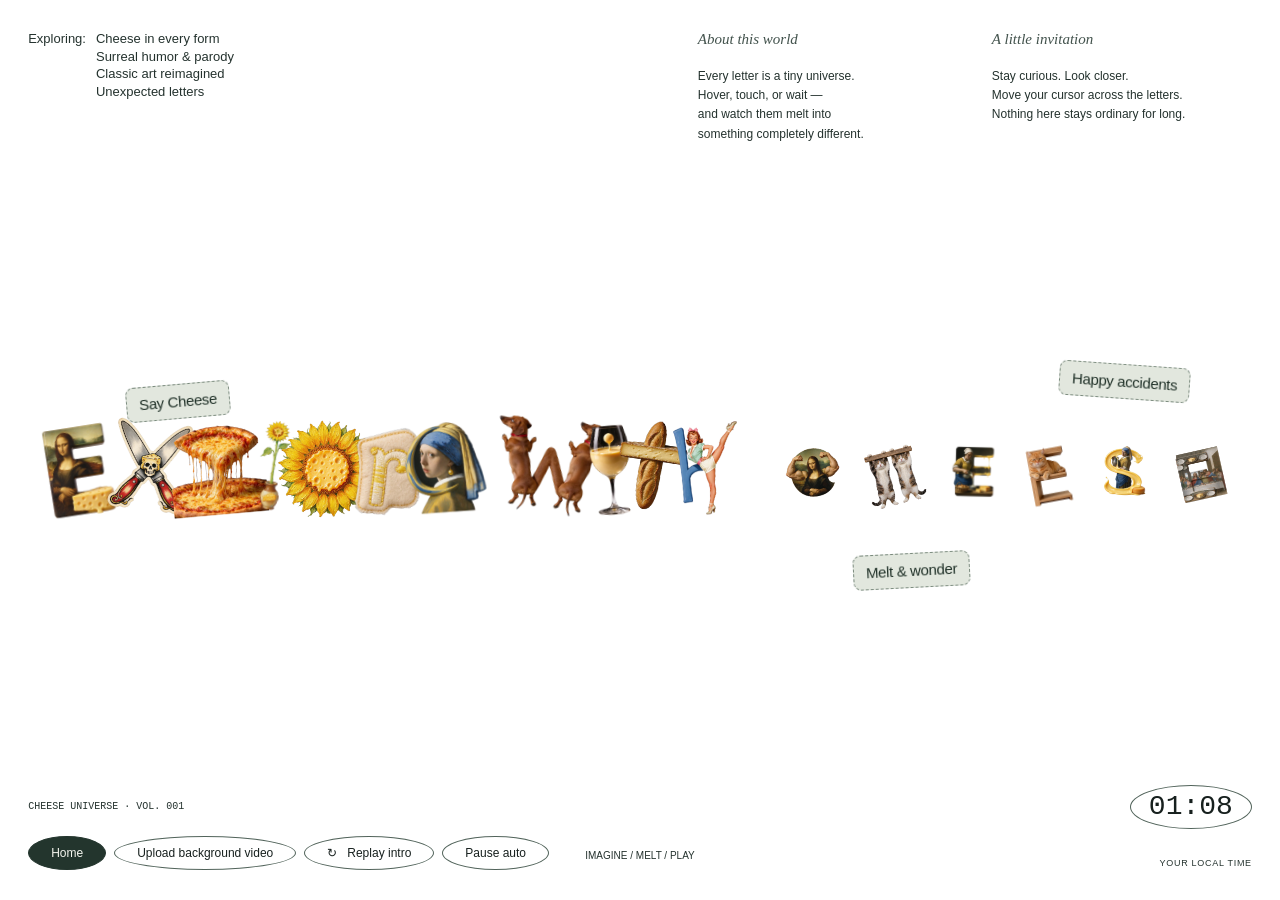
<file: explore-with-CHEESE/index.html>
<!doctype html><html lang="en"><head><meta charset="utf-8"><meta name="viewport" content="width=device-width,initial-scale=1"><title>Explore with CHEESE — Interactive Letter Art</title><meta name="description" content="An interactive hero where every letter of 'Explore with CHEESE' transforms into a unique classic-art-parody, cheese-themed image on hover. 31 hand-crafted assets across 17 character positions."><link rel="stylesheet" href="style.css"></head><body>
<video id="background-video" muted loop playsinline aria-hidden="true"></video><div class="video-shade" aria-hidden="true"></div>
<header class="editorial-top"><div class="focus-block"><span class="small-label">Exploring:</span><p>Cheese in every form<br>Surreal humor &amp; parody<br>Classic art reimagined<br>Unexpected letters</p></div><div class="about-block"><h2>About this world</h2><p>Every letter is a tiny universe.<br>Hover, touch, or wait —<br>and watch them melt into<br>something completely different.</p></div><div class="note-block"><h2>A little invitation</h2><p>Stay curious. Look closer.<br>Move your cursor across the letters.<br>Nothing here stays ordinary for long.</p></div></header>
<main class="editorial-hero"><h1 aria-label="Explore with CHEESE"><span id="words" class="words" aria-hidden="true"></span></h1><span class="floating-tag tag-one">Say Cheese</span><span class="floating-tag tag-two">Happy accidents</span><span class="floating-tag tag-three">Melt &amp; wonder</span></main>
<footer class="editorial-bottom"><div class="bottom-left"><p class="folio-note">CHEESE UNIVERSE · VOL. 001</p><div class="controls"><span class="home-pill">Home</span><button id="upload-video" type="button">Upload background video</button><button id="remove-video" type="button" hidden>Remove video</button><input id="video-file" type="file" accept="video/*" hidden><button id="replay" disabled>↻ &nbsp; Replay intro</button><button id="pause" disabled aria-pressed="false">Pause auto</button></div></div><span class="bottom-middle">IMAGINE / MELT / PLAY</span><div class="bottom-right"><time id="local-clock" aria-label="local time">--:--</time><span>YOUR LOCAL TIME</span></div></footer><p id="status" class="hint" role="status">Preparing letter images…</p><script src="config.js"></script><script src="app.js"></script></body></html>
</file>
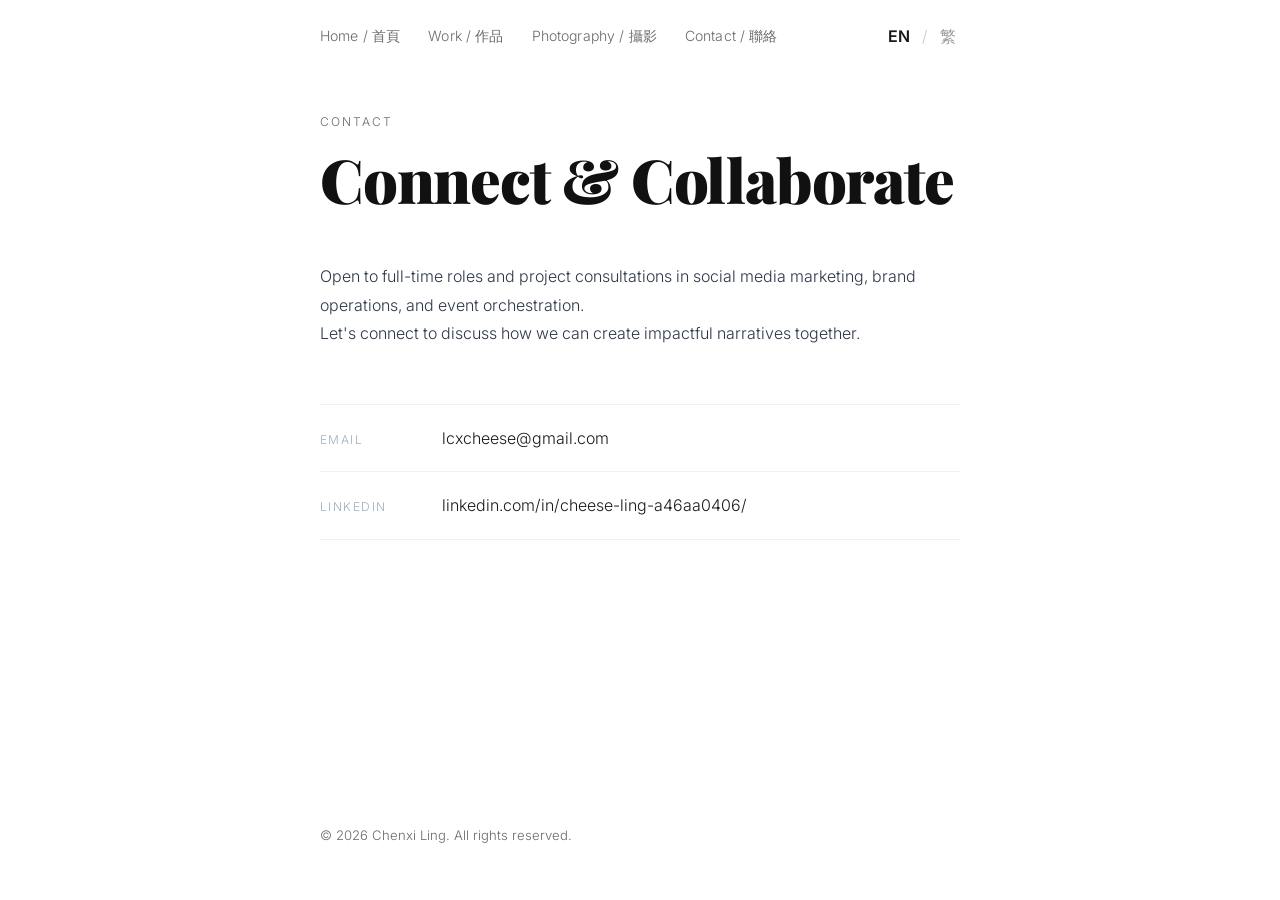
<file: contact.html>
<!DOCTYPE html>
<html lang="en">
<head>
  <meta charset="UTF-8">
  <meta name="viewport" content="width=device-width, initial-scale=1.0">
  <title>Contact | XXX</title>
  <link rel="stylesheet" href="style.css">
</head>
<body>
  <header class="site-header">
    <div class="header-inner">
      <nav class="nav" aria-label="Primary">
        <a href="index.html">Home / 首頁</a>
        <a href="work.html">Work / 作品</a>
        <a href="photography.html">Photography / 攝影</a>
        <a href="contact.html">Contact / 聯絡</a>
      </nav>
      <div class="lang-switch" role="group" aria-label="Language">
        <button class="lang-btn is-active" type="button" data-set-lang="en">EN</button>
        <span class="lang-divider" aria-hidden="true">/</span>
        <button class="lang-btn" type="button" data-set-lang="zh">繁</button>
      </div>
    </div>
  </header>

  <main class="page">
    <p class="kicker">Contact</p>
    <h1>
      <span class="lang-en">Connect &amp; Collaborate</span>
      <span class="lang-zh">聯絡與合作</span>
    </h1>

    <section class="contact-section">
      <p class="contact-intro">
        <span class="lang-en">
          Open to full-time roles and project consultations in social media marketing, brand operations, and event orchestration.<br>
          Let's connect to discuss how we can create impactful narratives together.
        </span>
        <span class="lang-zh">
          目前積極尋求社交媒體運營、品牌策劃、活動統籌等全職機會。<br>
          不論是完整的職涯聊聊，或是品牌專案合作，皆歡迎隨時與我聯繫。
        </span>
      </p>

      <ul class="contact-list">
        <li>
          <span class="contact-label">Email</span>
          <a href="mailto:lcxcheese@gmail.com">lcxcheese@gmail.com</a>
        </li>
        <li>
          <span class="contact-label">LinkedIn</span>
          <a href="https://linkedin.com/in/cheese-ling-a46aa0406/" target="_blank" rel="noopener">linkedin.com/in/cheese-ling-a46aa0406/</a>
        </li>
      </ul>
    </section>
  </main>

  <footer class="site-footer">
    <p>© 2026 Chenxi Ling. All rights reserved.</p>
  </footer>

  <script src="script.js"></script>
</body>
</html>
</file>
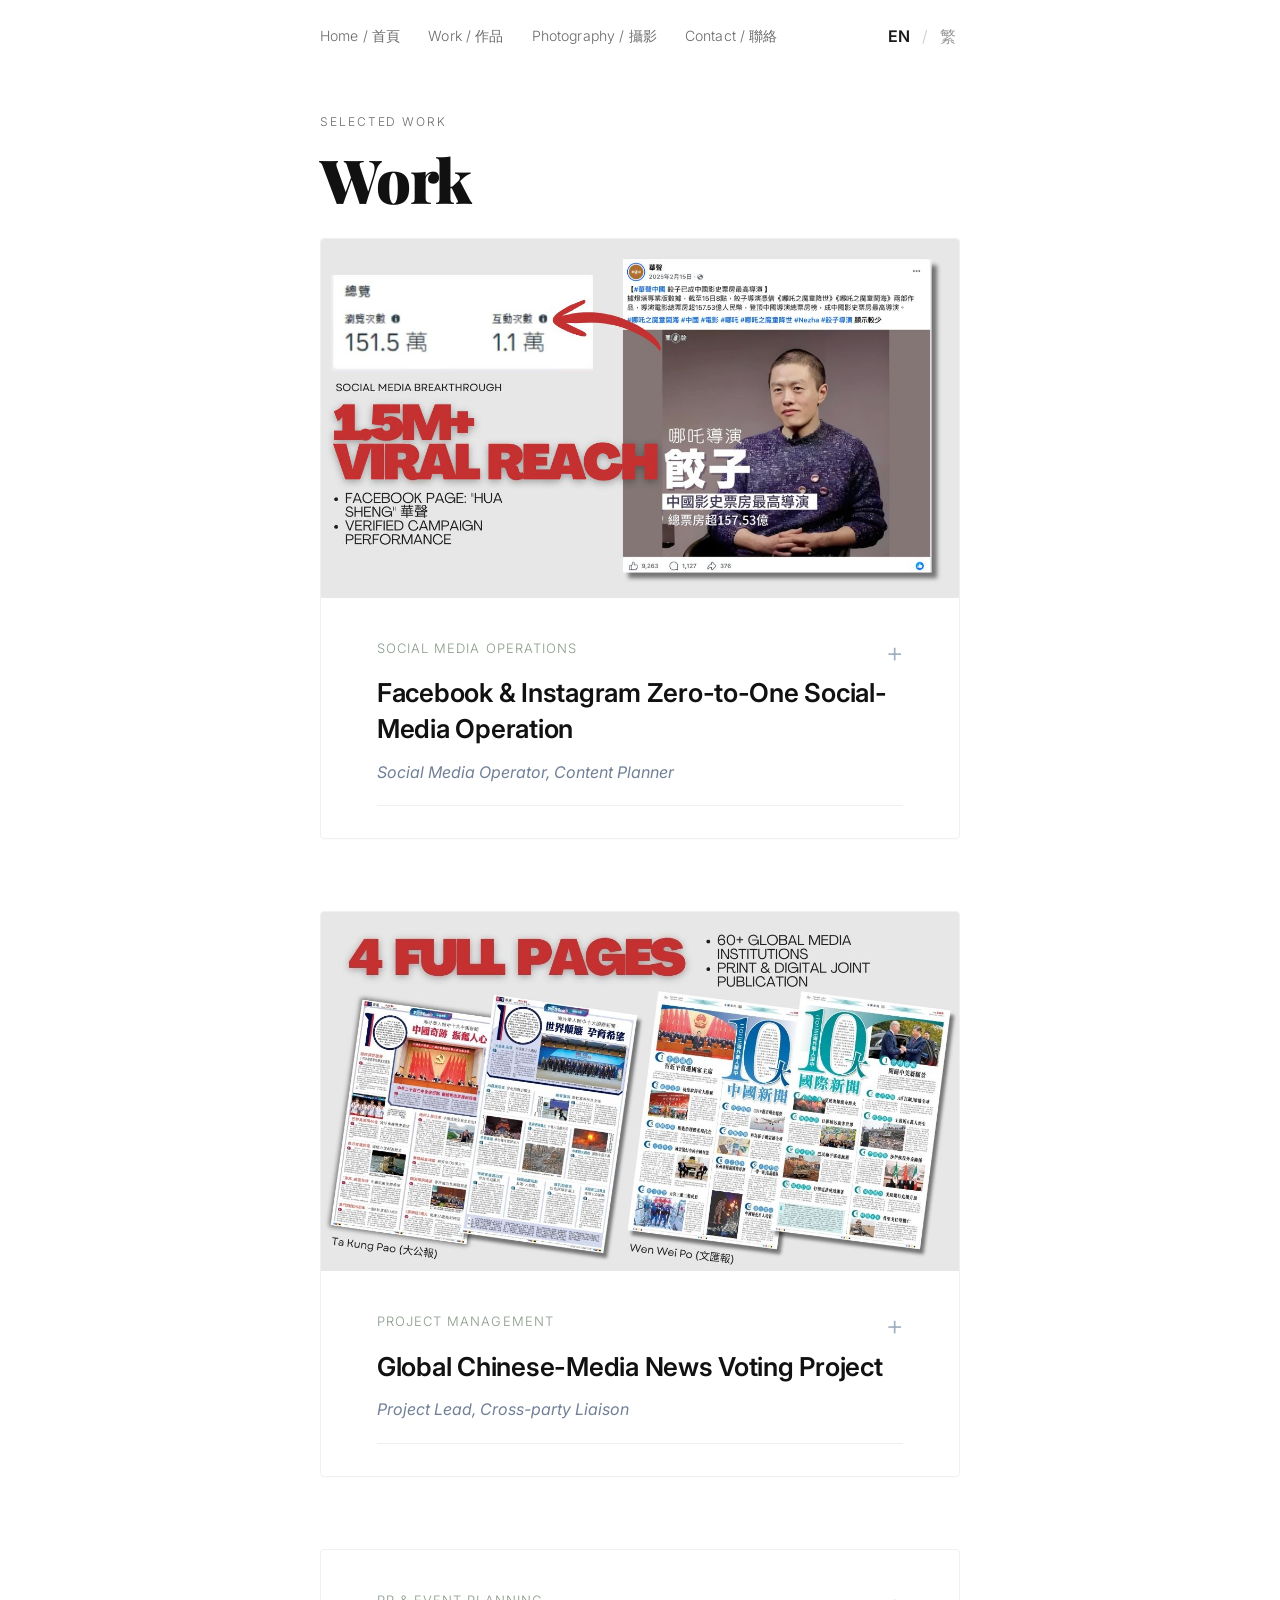
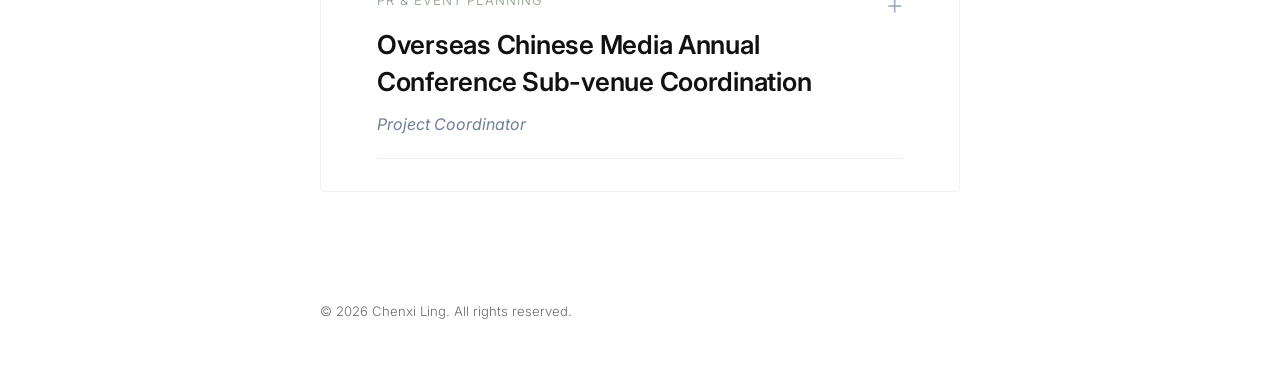
<file: work.html>
<!DOCTYPE html>
<html lang="en">
<head>
  <meta charset="UTF-8">
  <meta name="viewport" content="width=device-width, initial-scale=1.0">
  <title>Work | XXX</title>
  <link rel="stylesheet" href="style.css">
  <style>
    .project-card { background: #fff; border: 1px solid #eef0f2; padding: 0; margin-bottom: 72px; }
    .project-cover { cursor: pointer; position: relative; }
    .project-cover img { width: 100%; display: block; aspect-ratio: 16/9; object-fit: cover; }
    .project-header { padding: 40px 56px 32px; position: relative; }
    .project-header .kicker { font-size: 13px; color: #8a9a8a; text-transform: uppercase; margin: 0 0 16px; }
    .project-header h3 { color: #111; font-size: 26px; font-weight: 600; margin: 0 0 12px; }
    .project-header h4 { color: #718096; font-style: italic; font-weight: 400; font-size: 16px; margin: 0; padding-bottom: 20px; border-bottom: 1px solid #eef0f2; }
    .project-toggle { position: absolute; top: 40px; right: 56px; font-size: 28px; color: #a0aec0; line-height: 1; transition: transform 0.3s ease; }
    .project-card.is-open .project-toggle { transform: rotate(45deg); color: #1a1a1a; }
    .project-details { display: none; padding: 0 56px 56px; }
    .project-card.is-open .project-details { display: block; }
    .project-details strong { background-image: linear-gradient(180deg, rgba(255,255,255,0) 65%, #f7e1a0 65%); }
  </style>
</head>
<script>
  document.addEventListener('DOMContentLoaded', function () {
    var covers = document.querySelectorAll('.project-cover');
    covers.forEach(function (cover) {
      cover.addEventListener('click', function (e) {
        e.preventDefault();
        var card = cover.closest('.project-card');
        if (card) {
          card.classList.toggle('is-open');
        }
      });
    });
  });
  </script>
<body>
  <header class="site-header">
    <div class="header-inner">
      <nav class="nav" aria-label="Primary">
        <a href="index.html">Home / 首頁</a>
        <a href="work.html">Work / 作品</a>
        <a href="photography.html">Photography / 攝影</a>
        <a href="contact.html">Contact / 聯絡</a>
      </nav>
      <div class="lang-switch" role="group" aria-label="Language">
        <button class="lang-btn is-active" type="button" data-set-lang="en">EN</button>
        <span class="lang-divider" aria-hidden="true">/</span>
        <button class="lang-btn" type="button" data-set-lang="zh">繁</button>
      </div>
    </div>
  </header>

  <main class="page">
    <p class="kicker">Selected work</p>
    <h1>
      <span class="lang-en">Work</span>
      <span class="lang-zh">作品</span>
    </h1>

    <!-- 專案一：Facebook & Instagram 0-1 -->
    <section class="project-card">
      <div class="project-cover">
        <img src="images/project-2-social.jpg" alt="Facebook &amp; Instagram 0-1 Account Operation">
        <div class="project-header">
          <p class="kicker">Social Media Operations</p>
          <h3>
            <span class="lang-en">Facebook &amp; Instagram Zero-to-One Social-Media Operation</span>
            <span class="lang-zh">Facebook &amp; Instagram 0-1 社群帳號運營</span>
          </h3>
          <h4>
            <span class="lang-en">Social Media Operator, Content Planner</span>
            <span class="lang-zh">社群運營 | 內容策劃</span>
          </h4>
          <span class="project-toggle">+</span>
        </div>
      </div>

      <div class="project-details">
        <p class="meta">Facebook &amp; Instagram Zero-to-One Social-Media Operation | 2025</p>

        <p><strong>Overview / 項目概述</strong><br>
        <span class="lang-en">Led full-cycle social-media build-up and daily operation for Chinese-speaking audiences. Covered content calendar arrangement, bilingual marketing copywriting, visual production, boosted-post campaign execution, KPI tracking and performance insight reporting. Applied Canva-AI for graphic production and generative-AI tools to optimise content workflow.</span>
        <span class="lang-zh">面向中文受眾，負責帳號 0 到 1 搭建與日常全流程運營，包含內容排期、繁簡雙語營銷文案、視覺物料製作、Facebook 付費貼文推廣、KPI 數據監測與成效洞察報告；使用 Canva-AI 製作視覺，借助生成式 AI 優化內容工作流程。</span></p>

        <p><strong>Key Responsibilities / 主要工作</strong><br>
        <span class="lang-en">1. Plan monthly content calendar; draft Simplified &amp; Traditional Chinese marketing captions and promotional content.<br>
        2. Create social visuals via Canva; execute Facebook boosted-post campaigns.<br>
        3. Monitor audience engagement metrics; compile performance reports and extract actionable business insights.<br>
        4. Observe Hong Kong and Mainland social trends to guide content iteration.</span>
        <span class="lang-zh">1. 策劃月度內容排期，撰寫繁簡中文營銷貼文與宣傳內容。<br>
        2. 使用 Canva 製作社交視覺物料，執行 Facebook 貼文付費加熱。<br>
        3. 監測用戶互動數據，輸出成效報告，提煉可落地營銷洞察。<br>
        4. 跟進香港及內地網絡趨勢，反饋優化內容方向。</span></p>

        <p><strong>Key Outcomes / 項目成果</strong><br>
        <span class="lang-en">- Grew to 20k+ followers on Facebook, 15k+ followers on Instagram within one-year timeframe.<br>
        - Produced multiple high-reach posts with 100k–1M views.<br>
        - Regularly delivered data-driven reports to support internal marketing decision-making.</span>
        <span class="lang-zh">- 一年內實現 Facebook 粉絲 20,000+，Instagram 粉絲 15,000+。<br>
        - 產出多篇 10 萬–100 萬級瀏覽量爆款貼文。<br>
        - 定期輸出數據報告，為內部營銷決策提供參考。</span></p>
      </div>
    </section>

    <!-- 專案二：Global Chinese-Media News Voting Project -->
    <section class="project-card">
      <div class="project-cover">
        <img src="images/project-3-vote.jpg" alt="Global Chinese-Media News Voting Project">
        <div class="project-header">
          <p class="kicker">Project Management</p>
          <h3>
            <span class="lang-en">Global Chinese-Media News Voting Project</span>
            <span class="lang-zh">全球華媒新聞票選專案</span>
          </h3>
          <h4>
            <span class="lang-en">Project Lead, Cross-party Liaison</span>
            <span class="lang-zh">項目負責人 | 跨機構溝通協調</span>
          </h4>
          <span class="project-toggle">+</span>
        </div>
      </div>

      <div class="project-details">
        <p class="meta">Global Chinese-Media News Voting Project | 2023-2024</p>

        <p><strong>Overview / 項目概述</strong><br>
        <span class="lang-en">High-intensity short-cycle global media collaboration project. Managed multi-team alignment and communication with over 60 overseas media partners within a tight 15-day timeline.</span>
        <span class="lang-zh">短期高強度全球媒體協作專案，15 天時間內完成多團隊同步，對接 60 餘家海外媒體合作夥伴。</span></p>

        <p><strong>Key Responsibilities / 主要工作</strong><br>
        <span class="lang-en">1. Align 5 internal teams; liaise and follow-up with more than 60 global media partners.<br>
        2. Conduct large-scale information collection, classification and document organisation.<br>
        3. Ensure on-time project output and publication.</span>
        <span class="lang-zh">1. 協調 5 個內部部門，對接跟進 60+ 全球媒體合作夥伴。<br>
        2. 大規模資訊收集、分類、資料整理。<br>
        3. 保障項目成果按時輸出與發布。</span></p>

        <p><strong>Key Outcomes / 項目成果</strong><br>
        <span class="lang-en">- Project outputs officially published on Ta Kung Pao, Wen Wei Po and corporate web portals.</span>
        <span class="lang-zh">- 項目成果正式刊登於《大公報》《文匯報》及集團網絡門戶。</span></p>
      </div>
    </section>

    <!-- 專案三：Overseas Chinese Media Annual Conference Sub-venue Coordination -->
    <section class="project-card">
      <div class="project-cover">
        <div class="project-header">
          <p class="kicker">PR &amp; Event Planning</p>
          <h3>
            <span class="lang-en">Overseas Chinese Media Annual Conference Sub-venue Coordination</span>
            <span class="lang-zh">海外華人媒體年會分會場統籌</span>
          </h3>
          <h4>
            <span class="lang-en">Project Coordinator</span>
            <span class="lang-zh">專案協調負責人</span>
          </h4>
          <span class="project-toggle">+</span>
        </div>
      </div>

      <div class="project-details">
        <p class="meta">2023 | Guang Dong Province, China</p>

        <p><strong>Overview / 項目概述</strong><br>
        <span class="lang-en">Cross-functional offline event project under resource constraints. Responsible for workflow arrangement, stakeholder liaison and on-site support.</span>
        <span class="lang-zh">資源有限條件下執行的跨部門線下活動，負責流程安排、合作方溝通協調與現場支援。</span></p>

        <p><strong>Key Responsibilities / 主要工作</strong><br>
        <span class="lang-en">1. Co-ordinate internal teams and external guests &amp; partners.<br>
        2. Manage project schedule, document sorting and follow-up of action items.<br>
        3. Provide on-site operational support for event delivery.</span>
        <span class="lang-zh">1. 協調內部團隊與外部嘉賓、合作夥伴。<br>
        2. 把控項目時間節點，整理文件資料，跟進各項待辦。<br>
        3. 提供活動現場執行支援。</span></p>

        <p><strong>Key Outcomes / 項目成果</strong><br>
        <span class="lang-en">- Completed smooth event delivery; work performance recognised by management.</span>
        <span class="lang-zh">- 保障活動順利落地，工作表現獲管理層認可。</span></p>
      </div>
    </section>

  </main>

  <footer class="site-footer">
    <p>© 2026 Chenxi Ling. All rights reserved.</p>
  </footer>

  <script src="script.js"></script>
  <script>
    document.querySelectorAll('.project-cover').forEach(function (cover) {
      cover.addEventListener('click', function () {
        cover.closest('.project-card').classList.toggle('is-open');
      });
    });
  </script>
</body>
</html>
</file>
<file: explore-with-CHEESE/style.css>
*{box-sizing:border-box}html{color-scheme:light}body{margin:0;background:#fff;color:#f7f7f7;font-family:Arial,Helvetica,sans-serif;min-height:100svh;display:flex;flex-direction:column}header,footer{display:flex;justify-content:space-between;gap:20px;color:#707070;font-size:12px;letter-spacing:.12em;padding:30px 40px}header{border-bottom:1px solid #181818}footer{margin-top:auto;letter-spacing:.02em;font-size:13px}main{text-align:center;margin:auto 0;padding:70px 16px 50px}.meta{font-size:18px;margin-bottom:46px}.meta span{color:#777;margin-left:20px}h1{font-size:clamp(28px,5.5vw,96px);line-height:1.22;letter-spacing:-.045em;font-weight:400;margin:0}.intro{display:block}.words{position:relative;display:flex;align-items:center;justify-content:center;min-height:1.32em;margin-top:.06em;touch-action:pan-y pinch-zoom}.word{display:inline-flex;flex-shrink:0}.space{width:.25em}.letter{pointer-events:none;display:inline-grid;position:relative;align-items:center;height:1.08em;flex-shrink:0;transition:padding-inline .3s cubic-bezier(.22,1,.36,1)}.char{grid-area:1/1;line-height:1;justify-self:center}.letter.active .char,.letter.pending .char{visibility:hidden}.letter.returning .char{animation:letter-pop .2s ease-out both}@keyframes letter-pop{from{transform:scale(.92)}to{transform:scale(1)}}.sticker{position:absolute;top:calc(50% + var(--offset,0em));left:50%;translate:-50% -50%;z-index:1;pointer-events:none}.sticker img{display:block;height:var(--height,1.122em);width:auto;max-width:var(--maxwidth,1.377em);object-fit:contain}.hit-layer{position:absolute;inset:0;z-index:3;color:transparent;user-select:none;pointer-events:none;display:flex;align-items:center;justify-content:center}.hit{display:inline-flex;align-items:center;pointer-events:auto;height:1.35em;line-height:1}.description{font-size:clamp(17px,1.7vw,26px);line-height:1.65;margin:50px 0 34px;color:#e5e5e5;letter-spacing:-.015em}.controls{display:flex;justify-content:center;gap:10px}button{font:14px Arial,sans-serif;border:1px solid #303030;background:#101010;color:#ddd;padding:12px 19px;border-radius:999px;cursor:pointer;transition:background .2s,border-color .2s}button:hover{background:#202020;border-color:#555}button:focus-visible{outline:2px solid white;outline-offset:4px}button:disabled{opacity:.4;cursor:wait}.hint{font-size:13px;color:#737373;margin:18px 0 0;min-height:20px}@media(max-width:640px){header,footer{padding:22px 20px;font-size:10px;letter-spacing:.04em}header span:last-child{display:none}main{padding:70px 8px 60px}.meta{font-size:14px;margin-bottom:35px}h1{font-size:5.7vw;letter-spacing:-.04em}.description{margin:38px 22px 28px;font-size:16px}.desktop{display:none}footer{font-size:11px;flex-direction:column;align-items:center;gap:8px}}@media(prefers-reduced-motion:reduce){.letter{transition:none}.letter .char{animation:none!important}.sticker{display:none}}
/* Portfolio composition */
html{background:#fff}body{background:#fff;color:#f2f0e9;min-height:100svh;padding:0 3.5vw;overflow-x:hidden}header,footer{padding:30px 0;font:10px/1.4 'Courier New',monospace;letter-spacing:.08em;color:#898984;align-items:center}header{border-bottom:1px solid #292925}.identity{color:#f2f0e9;font-size:12px;display:flex;align-items:center;gap:10px}.identity b{font-size:26px;color:#d8f36a;font-weight:400}main{width:100%;margin:auto 0;padding:80px 0;text-align:left}.eyebrow{display:flex;justify-content:space-between;font:10px/1.4 'Courier New',monospace;letter-spacing:.12em;color:#90908a;margin:0 0 22px}h1{font-size:12.5vw;letter-spacing:-.075em;line-height:1.1;font-weight:400}.words{min-height:1.5em;margin:0;justify-content:center}.letter,.hit{transition:padding-inline .38s cubic-bezier(.22,1,.36,1)}.hit-layer{justify-content:center}.sticker img{height:.96em;max-width:1.05em}.under-title{display:flex;align-items:flex-start;justify-content:space-between;margin-top:38px;padding-top:26px;border-top:1px solid #292925}.under-title p{margin:0;font-size:14px;line-height:1.9;letter-spacing:.07em}.under-title p span{font-size:12px;color:#777771;letter-spacing:0}.under-title .disciplines{font:10px/1.7 'Courier New',monospace;letter-spacing:.08em;color:#a4a49c;text-align:right}.spark{font-size:48px;color:#d8f36a;line-height:1;position:absolute;left:50%;transform:translateX(-50%)}footer{border-top:1px solid #292925;gap:12px;margin-top:0}.foot-left{display:flex;align-items:center;gap:9px}.dot{width:5px;height:5px;border-radius:50%;background:#d8f36a}.controls{gap:14px}button{padding:7px 0;font:10px 'Courier New',monospace;border:0;border-bottom:1px solid #414139;border-radius:0;background:transparent;color:#96968d}button:hover{background:transparent;color:#d8f36a;border-color:#d8f36a}.hint{position:absolute;width:1px;height:1px;overflow:hidden;clip-path:inset(50%);margin:0}@media(max-width:640px){body{padding:0 6vw}header,footer{padding:22px 0;flex-direction:row;font-size:9px;letter-spacing:0}header span:nth-child(2){display:none}header span:last-child{display:block}.identity{font-size:10px}main{padding:65px 0}.eyebrow{font-size:8px}.edition{display:none}h1{font-size:11.6vw;letter-spacing:-.07em}.under-title{margin-top:28px;gap:20px}.under-title p{font-size:12px}.under-title p span{font-size:10px}.under-title .disciplines{font-size:8px}.spark{display:none}.foot-left{font-size:8px;max-width:125px}.foot-right{display:none}.controls{gap:12px}button{font-size:9px}}

/* Separate the name and word; preserve a single line. */
h1{font-size:clamp(32px,8.2vw,96px)}.space{width:.28em}.sticker img{height:var(--height,1.12em);max-width:var(--maxwidth,1.377em)}@media(max-width:640px){h1{font-size:clamp(24px,9vw,48px)}}

@media(prefers-reduced-motion:reduce){.letter,.hit{transition:none}}
/* Bold resting title and matching pointer hit areas. */
h1{font-weight:700}

.letter.returning .char{animation:letter-soft-return .62s cubic-bezier(.22,1,.36,1) both}
@keyframes letter-soft-return{0%,20%{opacity:0;transform:scale(.88)}65%{opacity:1;transform:scale(1.035)}100%{opacity:1;transform:scale(1)}}
@media(prefers-reduced-motion:reduce){.letter.returning .char{animation:none}}
/* Scattered editorial typography, generous central whitespace. */
body{padding:0 2.2vw}.editorial-top{display:grid;grid-template-columns:1fr 230px 260px;gap:5vw;align-items:start;border:0;padding:30px 0;color:#c5c3bc;letter-spacing:0;font:13px/1.35 Arial,Helvetica,sans-serif}.editorial-top p{margin:0}.focus-block{display:flex;gap:10px}.small-label{white-space:nowrap}.editorial-top h2{font:italic 15px/1.2 Georgia,serif;color:#89877f;font-weight:400;margin:0 0 19px}.about-block p,.note-block p{font-size:12px;line-height:1.6}.editorial-hero{position:relative;margin:auto 0;padding:72px 0;isolation:isolate}.floating-tag{position:absolute;z-index:4;pointer-events:none;background:#d9d7cd;color:#25251f;padding:8px 12px;border:1px dashed #929188;border-radius:8px;font:15px/1.15 Arial,sans-serif;letter-spacing:-.025em}.tag-one{left:8%;top:21%;transform:rotate(-5deg)}.tag-two{right:5%;top:14%;transform:rotate(4deg)}.tag-three{right:23%;bottom:8%;transform:rotate(-3deg)}.editorial-bottom{display:grid;grid-template-columns:1fr auto 1fr;align-items:end;border:0;padding:24px 0 30px;letter-spacing:0;color:#aaa89f}.folio-note{font:10px/1.4 'Courier New',monospace;margin:0 0 22px}.editorial-bottom .controls{justify-content:flex-start;gap:8px;align-items:center}.editorial-bottom button,.home-pill{display:inline-flex;align-items:center;justify-content:center;min-height:34px;padding:6px 22px;border:1px solid #737168;border-radius:50%;font:12px/1.2 Arial,sans-serif;background:transparent;color:#d8d6ce}.home-pill{background:#e1dfd5;color:#191914;border-color:#e1dfd5}.editorial-bottom button:hover{border-color:#d8f36a;color:#d8f36a}.bottom-middle{font:10px/1.4 Arial,sans-serif;padding-bottom:7px}.bottom-right{display:flex;flex-direction:column;align-items:flex-end;gap:28px}.bottom-right time{font:28px/1 'Courier New',monospace;padding:7px 18px;border:1px solid #737168;border-radius:50%;color:#e1dfd5;font-variant-numeric:tabular-nums}.bottom-right>span{font:9px/1.4 Arial,sans-serif;letter-spacing:.08em}@media(max-width:700px){body{padding:0 5vw}.editorial-top{grid-template-columns:1fr 1fr;gap:25px 16px;padding-top:25px;font-size:11px}.focus-block{grid-column:1/-1}.editorial-top h2{margin-bottom:10px;font-size:13px}.about-block p,.note-block p{font-size:10px}.editorial-hero{padding:85px 0}.floating-tag{font-size:10px;padding:5px 8px}.tag-one{left:3%;top:18%}.tag-two{right:1%;top:21%}.tag-three{right:17%;bottom:12%}.editorial-bottom{grid-template-columns:1fr auto;gap:18px;padding-bottom:22px}.bottom-middle{display:none}.folio-note{font-size:8px;margin-bottom:15px}.editorial-bottom button,.home-pill{padding:6px 11px;font-size:10px;min-height:30px}.editorial-bottom .controls{gap:5px}.bottom-right{gap:18px}.bottom-right time{font-size:21px;padding:6px 12px}.bottom-right>span{font-size:7px}}

.letter,.hit{transition-duration:.55s}
@media(prefers-reduced-motion:reduce){.letter,.hit{transition:none}}

#background-video{position:fixed;inset:0;width:100%;height:100%;object-fit:cover;z-index:0;pointer-events:none;display:none}.video-shade{position:fixed;inset:0;background:rgba(0,0,0,.48);z-index:1;pointer-events:none;display:none}body.has-video #background-video,body.has-video .video-shade{display:block}.editorial-top,.editorial-hero,.editorial-bottom{position:relative;z-index:2}.editorial-bottom .controls{flex-wrap:wrap}.editorial-bottom button[hidden]{display:none}body.has-video .editorial-top,body.has-video .editorial-top h2,body.has-video .editorial-bottom{color:#e7e5dd}

/* User-provided background preview. */
body{background:#fff none center center / cover no-repeat fixed}body::before{content:"";position:fixed;inset:0;background:rgba(0,0,0,.24);pointer-events:none;z-index:0}.editorial-top,.editorial-top h2,.editorial-bottom{color:#d9dedb}

body{background:#fff}
/* Dark typography over the video. */
body{color:#17201e;background:#fff}body::before{background:rgba(255,255,255,.12)}.video-shade{background:rgba(255,255,255,.24)}
.editorial-top,.editorial-top h2,.editorial-bottom,body.has-video .editorial-top,body.has-video .editorial-top h2,body.has-video .editorial-bottom{color:#24322e}
.editorial-top h2,body.has-video .editorial-top h2{color:#43534d}
.editorial-bottom button,.bottom-right time{color:#17201e;border-color:#52645b;background:rgba(255,255,255,.16)}.home-pill{background:#23352d;color:#f5f6ef;border-color:#23352d}
.editorial-bottom button:hover{background:#23352d;color:#fff;border-color:#23352d}button:focus-visible{outline-color:#23352d}.floating-tag{background:#e2e7de;color:#203128;border-color:#7a8a7d}

.letter.returning .char{animation-duration:var(--exit-duration,620ms)}
</file>
<file: style.css>
@import url('https://fonts.googleapis.com/css2?family=Playfair+Display:wght@400;700;900&family=Inter:wght@300;400;500;600&display=swap');
:root {
  --paper: #ffffff;
  --ink: #1a1a1a;
  --muted: #6a6a6a;
  --line: #ececec;
  --nav: 72px;
  --max: 720px;
}

*,
*::before,
*::after {
  box-sizing: border-box;
}

html {
  scroll-behavior: smooth;
}

body {
  margin: 0;
  min-height: 100vh;
  display: flex;
  flex-direction: column;
  font-family: 'Inter', 'Helvetica Neue', Helvetica, Arial, sans-serif;
  font-weight: 300;
  color: var(--ink);
  background: var(--paper);
  line-height: 1.65;
}

img {
  max-width: 100%;
  display: block;
}

a {
  color: inherit;
  text-decoration: none;
}

button,
input,
textarea {
  font: inherit;
  color: inherit;
}

.site-header {
  position: fixed;
  top: 0;
  left: 0;
  right: 0;
  z-index: 20;
  background: var(--paper);
}

.header-inner {
  display: flex;
  align-items: center;
  justify-content: space-between;
  gap: 24px;
  height: var(--nav);
  width: min(100%, var(--max));
  margin: 0 auto;
  padding: 0 40px;
}

.nav {
  display: flex;
  flex-wrap: wrap;
  gap: 28px;
}

.nav a {
  font-size: 0.88rem;
  letter-spacing: 0.01em;
  color: var(--muted);
}

.nav a:hover,
.nav a.is-active {
  color: var(--ink);
}

.lang-switch {
  display: flex;
  align-items: center;
  gap: 8px;
  flex-shrink: 0;
}

.lang-btn {
  padding: 0;
  border: 0;
  background: transparent;
  color: var(--muted);
  cursor: pointer;
  font-size: 0.88rem;
}

.lang-btn.is-active,
.lang-btn:hover {
  color: var(--ink);
}

.lang-divider {
  color: #c8c8c8;
}

.page {
  width: min(100%, var(--max));
  margin: 0 auto;
  padding: calc(var(--nav) + 72px) 40px 96px;
  flex: 1;
}

.home {
  display: flex;
  align-items: center;
}

.home-hero {
  max-width: var(--max);
  padding: 48px 0 80px;
}

.home-hero h1 {
  margin: 0 0 28px;
  font-size: clamp(3.4rem, 8vw, 5.6rem);
  font-weight: 500;
  letter-spacing: -0.04em;
  line-height: 1;
}

.tagline-en,
.tagline-zh,
.hashtag,
.bio {
  margin: 0;
}

.tagline-en {
  font-size: 1rem;
  color: var(--muted);
}

.tagline-zh {
  margin-top: 8px;
  font-size: 0.95rem;
  color: var(--muted);
}

.hashtag {
  margin: 36px 0;
  font-size: 0.92rem;
  color: var(--ink);
}

.bio {
  max-width: 38rem;
  margin-bottom: 48px;
  color: var(--ink);
  font-size: 0.98rem;
}

.home-actions {
  display: flex;
  flex-wrap: wrap;
  gap: 12px;
}

.btn {
  display: inline-flex;
  align-items: center;
  justify-content: center;
  width: fit-content;
  padding: 10px 16px;
  border: 1px solid var(--ink);
  background: transparent;
  color: var(--ink);
  cursor: pointer;
  font-size: 0.88rem;
}

.btn:hover {
  background: var(--ink);
  color: var(--paper);
}

.kicker {
  margin: 0 0 12px;
  font-size: 0.75rem;
  letter-spacing: 0.16em;
  text-transform: uppercase;
  color: var(--muted);
}

h1,
h2 {
  font-weight: 500;
  letter-spacing: -0.03em;
}

h1 {
  font-family: 'Playfair Display', 'Times New Roman', serif;
  font-size: clamp(2.8rem, 6vw, 3.8rem);
  font-weight: 900;
  line-height: 1.15;
  letter-spacing: -0.02em;
  margin: 0 0 24px;
  color: #111111;
}

h2 {
  margin: 0 0 16px;
  font-size: 1.4rem;
}

.lede {
  font-family: 'Inter', sans-serif;
  font-size: 1rem;
  font-weight: 300;
  line-height: 1.8;
  max-width: 38rem;
  color: #4a5568;
}

.section {
  padding: 56px 0 0;
}

.grid-2 {
  display: grid;
  grid-template-columns: 1fr 1.1fr;
  gap: 48px;
}

.work-list,
.photo-grid {
  display: grid;
  gap: 20px;
}

.work-list {
  grid-template-columns: 1fr 1fr;
}

.card,
.photo-card {
  display: block;
  overflow: hidden;
  background: #f7f7f7;
}

.card img,
.photo-card img {
  width: 100%;
  aspect-ratio: 4 / 3;
  object-fit: cover;
  filter: grayscale(20%);
  transition: transform 0.45s ease, filter 0.45s ease;
}

.card:hover img,
.photo-card:hover img {
  transform: scale(1.02);
  filter: grayscale(0%);
}

.card-body {
  padding: 16px 4px 8px;
}

.card-body h3 {
  margin: 0 0 4px;
  font-size: 1rem;
  font-weight: 500;
}

.card-body p,
.meta {
  margin: 0;
  color: var(--muted);
  font-size: 0.9rem;
}

.photo-grid {
  grid-template-columns: repeat(3, 1fr);
}

.photo-card {
  border: 0;
  padding: 0;
  cursor: zoom-in;
  text-align: left;
}

.contact-form {
  display: grid;
  gap: 16px;
  max-width: 520px;
}

label span {
  display: block;
  margin-bottom: 6px;
  font-size: 0.86rem;
  color: var(--muted);
}

input,
textarea {
  width: 100%;
  padding: 12px 14px;
  border: 1px solid var(--line);
  background: var(--paper);
  outline: none;
}

input:focus,
textarea:focus {
  border-color: var(--ink);
}

textarea {
  min-height: 140px;
  resize: vertical;
}

.form-status {
  min-height: 1.4em;
  margin: 0;
  color: var(--muted);
}

.site-footer {
  width: min(100%, var(--max));
  margin: 0 auto;
  padding: 0 40px 40px;
  color: var(--muted);
  font-size: 0.82rem;
}

.lightbox {
  position: fixed;
  inset: 0;
  display: none;
  place-items: center;
  padding: 32px;
  background: rgba(26, 26, 26, 0.88);
  z-index: 40;
}

.lightbox.is-open {
  display: grid;
}

.lightbox img {
  max-width: min(92vw, 1100px);
  max-height: 86vh;
  object-fit: contain;
}

@media (max-width: 760px) {
  .header-inner,
  .page,
  .site-footer {
    padding-left: 20px;
    padding-right: 20px;
  }

  .header-inner {
    height: auto;
    min-height: var(--nav);
    padding-top: 18px;
    padding-bottom: 18px;
  }

  .nav {
    gap: 16px 20px;
  }

  .grid-2,
  .work-list,
  .photo-grid {
    grid-template-columns: 1fr;
  }
}
/* 语言切换：默认显示英文，隐藏中文 */
.lang-zh { display: none; }
.lang-en { display: inline; }

/* 当 html lang="zh-Hant" 时，显示中文，隐藏英文 */
html[lang="zh-Hant"] .lang-zh { display: inline; }
html[lang="zh-Hant"] .lang-en { display: none; }

/* 语言切换按钮高亮 */
.lang-btn.is-active {
  color: #1a1a1a;
  font-weight: 600;
}
.lang-btn {
  color: #999;
  background: none;
  border: none;
  cursor: pointer;
  font: inherit;
  padding: 0 4px;
}
/* ============================================
   Project Card — Cover + Expandable Details
   ============================================ */

   .project-card {
    background: #ffffff;
    border: 1px solid #eef0f2;
    border-radius: 4px;
    box-shadow: 0 1px 3px rgba(0, 0, 0, 0.02);
    padding: 0;
    margin-bottom: 72px;
    overflow: hidden;
    transition: transform 0.35s ease, box-shadow 0.35s ease, border-color 0.35s ease;
  }
  
  .project-card:last-child {
    margin-bottom: 0;
  }
  
  .project-card:hover {
    transform: translateY(-4px);
    border-color: #e0e4e8;
    box-shadow: 0 8px 24px rgba(0, 0, 0, 0.06);
  }
  
  /* 封面區 */
  .project-cover {
    cursor: pointer;
    position: relative;
  }
  
  .project-cover img {
    width: 100%;
    height: auto;
    display: block;
    aspect-ratio: 16 / 9;
    object-fit: cover;
  }
  
  .project-header {
    padding: 40px 56px 32px;
    position: relative;
  }
  
  .project-header .kicker {
    font-size: 13px;
    color: #8a9a8a;
    letter-spacing: 0.08em;
    text-transform: uppercase;
    margin: 0 0 16px;
  }
  
  .project-header h3 {
    color: #111111;
    font-size: 26px;
    font-weight: 600;
    letter-spacing: -0.01em;
    line-height: 1.4;
    margin: 0 0 12px;
    transition: color 0.25s ease;
  }
  
  .project-card:hover .project-header h3 {
    color: #4a5568;
  }
  
  .project-header h4 {
    color: #718096;
    font-style: italic;
    font-weight: 400;
    font-size: 16px;
    line-height: 1.6;
    margin: 0;
    padding-bottom: 20px;
    border-bottom: 1px solid #eef0f2;
  }
  
  /* 展開指示 + */
  .project-toggle {
    position: absolute;
    top: 40px;
    right: 56px;
    font-size: 28px;
    color: #a0aec0;
    font-weight: 300;
    line-height: 1;
    transition: transform 0.3s ease, color 0.3s ease;
  }
  
  .project-card.is-open .project-toggle {
    transform: rotate(45deg);
    color: #1a1a1a;
  }
  
  /* 詳情區：預設隱藏 */
  .project-details {
    display: none;
    padding: 0 56px 56px;
  }
  
  .project-card.is-open .project-details {
    display: block;
    animation: fadeIn 0.4s ease;
  }
  
  @keyframes fadeIn {
    from { opacity: 0; transform: translateY(-8px); }
    to { opacity: 1; transform: translateY(0); }
  }
  
  .project-details .meta {
    color: #a0aec0;
    font-size: 14px;
    letter-spacing: 0.02em;
    margin: 0 0 28px;
  }
  
  .project-details p {
    color: #2d3748;
    font-size: 16px;
    line-height: 1.85;
    margin: 0 0 24px;
  }
  
  .project-details p:last-child {
    margin-bottom: 0;
  }
  
  .project-details strong {
    font-weight: 600;
    background-image: linear-gradient(180deg, rgba(255, 255, 255, 0) 65%, #f7e1a0 65%);
    background-repeat: no-repeat;
    background-size: 100% 100%;
    padding: 0 2px;
  }
  
  /* 手機版 */
  @media (max-width: 768px) {
    .project-header {
      padding: 28px 24px 24px;
    }
    .project-toggle {
      top: 28px;
      right: 24px;
    }
    .project-header h3 {
      font-size: 20px;
    }
    .project-header h4 {
      font-size: 14px;
      padding-bottom: 16px;
    }
    .project-details {
      padding: 0 24px 40px;
    }
    .project-details p {
      font-size: 15px;
      line-height: 1.75;
    }
  }
  /* ============================================
   Photography — Curator's Note & Albums
   ============================================ */

/* 美學理念 */
.curators-note {
  margin: 48px 0 72px;
  padding-bottom: 48px;
  border-bottom: 1px solid #eef0f2;
}

.curators-note p {
  margin: 0 0 24px;
  font-size: 16px;
  line-height: 1.8;
  color: #2d3748;
}

.curators-note p:last-child {
  margin-bottom: 0;
}

.note-zh {
  color: #1a1a1a;
}

.note-en {
  color: #718096;
  font-style: italic;
}

/* 螢光筆底線效果 */
.curators-note strong {
  font-weight: 600;
  background-image: linear-gradient(180deg, rgba(255, 255, 255, 0) 65%, #f7e1a0 65%);
  background-repeat: no-repeat;
  background-size: 100% 100%;
  padding: 0 2px;
}

/* 相簿索引 */
.album-index {
  display: flex;
  flex-direction: column;
  margin-bottom: 96px;
}

.album-link {
  display: flex;
  align-items: baseline;
  gap: 24px;
  padding: 24px 0;
  border-bottom: 1px solid #eef0f2;
  text-decoration: none;
  transition: padding-left 0.3s ease, border-color 0.3s ease;
}

.album-link:hover {
  padding-left: 12px;
  border-color: #d0d4d8;
}

.album-num {
  font-size: 13px;
  color: #a0aec0;
  letter-spacing: 0.08em;
  flex-shrink: 0;
}

.album-title {
  font-size: 18px;
  color: #1a1a1a;
  font-weight: 500;
  letter-spacing: -0.01em;
  transition: color 0.3s ease;
}

.album-link:hover .album-title {
  color: #4a5568;
}

/* 相簿區塊 */
.photo-album {
  margin-bottom: 120px;
}

.photo-album:last-child {
  margin-bottom: 0;
}

.album-heading {
  font-size: 22px;
  font-weight: 600;
  color: #111111;
  letter-spacing: -0.01em;
  margin: 0 0 32px;
  padding-bottom: 16px;
  border-bottom: 1px solid #eef0f2;
}

/* 照片網格 */
.photo-grid {
  display: grid;
  grid-template-columns: repeat(3, 1fr);
  gap: 16px;
}

.photo-grid img {
  width: 100%;
  height: auto;
  display: block;
  border-radius: 2px;
  transition: transform 0.45s ease, filter 0.45s ease;
}

.photo-grid img:hover {
  transform: scale(1.02);
}

/* 手機版 */
@media (max-width: 768px) {
  .curators-note {
    margin: 32px 0 48px;
    padding-bottom: 32px;
  }
  .curators-note p {
    font-size: 15px;
    line-height: 1.75;
  }
  .album-link {
    gap: 16px;
    padding: 20px 0;
  }
  .album-title {
    font-size: 16px;
  }
  .photo-album {
    margin-bottom: 80px;
  }
  .album-heading {
    font-size: 18px;
    margin-bottom: 24px;
  }
  .photo-grid {
    grid-template-columns: 1fr 1fr;
  }
}

@media (max-width: 480px) {
  .photo-grid {
    grid-template-columns: 1fr;
  }
}
/* ============================================
   Photo Lightbox
   ============================================ */

/* 縮圖按鈕 */
.photo-item {
  border: 0;
  padding: 0;
  background: none;
  cursor: zoom-in;
  display: block;
  width: 100%;
}

.photo-item img {
  width: 100%;
  height: auto;
  display: block;
  border-radius: 2px;
  transition: transform 0.45s ease, filter 0.45s ease;
}

.photo-item:hover img {
  transform: scale(1.02);
  filter: brightness(0.95);
}

/* Lightbox 全屏層 */
.lightbox {
  position: fixed;
  inset: 0;
  display: none;
  place-items: center;
  padding: 48px;
  background: rgba(26, 26, 26, 0.92);
  z-index: 100;
  opacity: 0;
  transition: opacity 0.35s ease;
}

.lightbox.is-open {
  display: grid;
  opacity: 1;
}

.lightbox-content {
  margin: 0;
  max-width: min(92vw, 1200px);
  max-height: 90vh;
  display: flex;
  flex-direction: column;
  align-items: center;
}

.lightbox-content img {
  max-width: 100%;
  max-height: 80vh;
  object-fit: contain;
  display: block;
  border-radius: 2px;
}

.lightbox-content figcaption {
  margin-top: 20px;
  color: #faf9f6;
  font-size: 14px;
  letter-spacing: 0.04em;
  text-align: center;
  font-style: italic;
}

/* 關閉按鈕 */
.lightbox-close {
  position: absolute;
  top: 24px;
  right: 32px;
  width: 44px;
  height: 44px;
  border: 0;
  background: none;
  color: #faf9f6;
  font-size: 32px;
  font-weight: 200;
  line-height: 1;
  cursor: pointer;
  transition: transform 0.3s ease, color 0.3s ease;
}

.lightbox-close:hover {
  transform: rotate(90deg);
  color: #f7e1a0;
}

/* 手機版 */
@media (max-width: 768px) {
  .lightbox {
    padding: 24px;
  }
  .lightbox-close {
    top: 16px;
    right: 16px;
    font-size: 28px;
  }
  .lightbox-content figcaption {
    font-size: 13px;
    margin-top: 16px;
  }
}
/* ============================================
   Contact — Light Magazine Style
   ============================================ */

   .contact-section {
    margin-top: 48px;
  }
  
  .contact-intro {
    margin: 0 0 56px;
    font-size: 16px;
    line-height: 1.8;
    color: #2d3748;
    max-width: 42rem;
  }
  
  /* 聯絡列表 */
  .contact-list {
    list-style: none;
    margin: 0 0 72px;
    padding: 0;
    border-top: 1px solid #eef0f2;
  }
  
  .contact-list li {
    display: flex;
    align-items: baseline;
    gap: 32px;
    padding: 20px 0;
    border-bottom: 1px solid #eef0f2;
  }
  
  .contact-label {
    font-size: 12px;
    color: #a0aec0;
    letter-spacing: 0.12em;
    text-transform: uppercase;
    flex-shrink: 0;
    width: 90px;
  }
  
  .contact-list a {
    color: #1a1a1a;
    font-size: 16px;
    text-decoration: none;
    transition: color 0.25s ease;
  }
  
  .contact-list a:hover {
    color: #8a9a8a;
  }
  
  /* 履歷下載按鈕 */
  .cv-download {
    margin-top: 0;
  }
  
  .cv-download-btn {
    display: inline-flex;
    align-items: center;
    justify-content: center;
    padding: 14px 28px;
    background: #ffffff;
    border: 1px solid #eef0f2;
    border-radius: 4px;
    box-shadow: 0 1px 3px rgba(0, 0, 0, 0.02);
    color: #1a1a1a;
    font-size: 15px;
    letter-spacing: 0.02em;
    text-decoration: none;
    cursor: pointer;
    transition: background 0.3s ease, color 0.3s ease, border-color 0.3s ease, box-shadow 0.3s ease;
  }
  
  .cv-download-btn:hover {
    background: #1a1a1a;
    color: #ffffff;
    border-color: #1a1a1a;
    box-shadow: 0 8px 24px rgba(0, 0, 0, 0.06);
  }
  
  .cv-note {
    margin: 24px 0 0;
    font-size: 13px;
    line-height: 1.7;
    color: #a0aec0;
    max-width: 42rem;
    font-style: italic;
  }
  
  /* 手機版 */
  @media (max-width: 768px) {
    .contact-section {
      margin-top: 32px;
    }
    .contact-intro {
      margin-bottom: 40px;
      font-size: 15px;
    }
    .contact-list li {
      flex-direction: column;
      gap: 8px;
      padding: 16px 0;
    }
    .contact-label {
      width: auto;
      font-size: 11px;
    }
    .contact-list a {
      font-size: 15px;
    }
    .cv-download-btn {
      width: 100%;
      padding: 14px 20px;
      font-size: 14px;
    }
    .cv-note {
      font-size: 12px;
    }
  }
  /* ============================================
   Image Container — Magazine Zoom Effect
   ============================================ */

.image-container {
  overflow: hidden;
  position: relative;
  display: block;
  width: 100%;
}

.image-container img {
  width: 100%;
  height: auto;
  display: block;
  transition: transform 1.2s cubic-bezier(0.16, 1, 0.3, 1),
              filter 1.2s cubic-bezier(0.16, 1, 0.3, 1);
  will-change: transform, filter;
}

.image-container:hover img {
  transform: scale(1.04);
  filter: brightness(0.94);
}
/* ============================================
   Photography — Album Viewer
   ============================================ */

   .photo-album {
    margin-bottom: 120px;
  }
  
  .photo-album:last-child {
    margin-bottom: 0;
  }
  
  .album-heading {
    display: flex;
    align-items: baseline;
    gap: 16px;
    font-size: 22px;
    font-weight: 600;
    color: #111111;
    letter-spacing: -0.01em;
    margin: 0 0 32px;
    padding-bottom: 16px;
    border-bottom: 1px solid #eef0f2;
  }
  
  .album-num {
    font-size: 13px;
    color: #a0aec0;
    letter-spacing: 0.08em;
    font-weight: 400;
  }
  
  /* 主圖 */
  .album-viewer {
    display: flex;
    flex-direction: column;
    gap: 24px;
  }
  
  .album-main {
    position: relative;
    background: #ffffff;
    border: 1px solid #eef0f2;
    border-radius: 4px;
    overflow: hidden;
  }
  
  .album-main-img {
    width: 100%;
    height: auto;
    max-height: 80vh;
    object-fit: contain;
    display: block;
    transition: opacity 0.35s ease;
  }
  
  .album-caption {
    margin: 0;
    padding: 16px 24px;
    font-size: 13px;
    color: #718096;
    font-style: italic;
    letter-spacing: 0.02em;
    border-top: 1px solid #eef0f2;
  }
  
  /* 縮圖條 */
  .album-thumbs {
    display: flex;
    gap: 8px;
    overflow-x: auto;
    padding-bottom: 8px;
    scrollbar-width: thin;
  }
  
  .album-thumbs::-webkit-scrollbar {
    height: 4px;
  }
  
  .album-thumbs::-webkit-scrollbar-thumb {
    background: #eef0f2;
    border-radius: 2px;
  }
  
  .thumb {
    flex-shrink: 0;
    width: 80px;
    height: 80px;
    border: 0;
    padding: 0;
    background: none;
    cursor: pointer;
    overflow: hidden;
    border-radius: 2px;
    opacity: 0.4;
    transition: opacity 0.3s ease, transform 0.3s ease;
  }
  
  .thumb img {
    width: 100%;
    height: 100%;
    object-fit: cover;
    display: block;
  }
  
  .thumb:hover {
    opacity: 0.7;
    transform: translateY(-2px);
  }
  
  .thumb.is-active {
    opacity: 1;
    outline: 2px solid #1a1a1a;
    outline-offset: 0;
  }
  
  /* 手機版 */
  @media (max-width: 768px) {
    .photo-album {
      margin-bottom: 80px;
    }
    .album-heading {
      font-size: 18px;
      margin-bottom: 24px;
      padding-bottom: 12px;
    }
    .album-caption {
      padding: 12px 16px;
      font-size: 12px;
    }
    .thumb {
      width: 64px;
      height: 64px;
    }
  }
  /* ============================================
   Photography — Album Index & Viewer
   ============================================ */

/* 相簿索引（只顯示標題） */
.album-index {
  display: flex;
  flex-direction: column;
  margin-bottom: 0;
}

.album-link {
  display: flex;
  align-items: baseline;
  gap: 24px;
  padding: 32px 0;
  border-bottom: 1px solid #eef0f2;
  text-decoration: none;
  transition: padding-left 0.35s ease, border-color 0.35s ease;
}

.album-link:first-child {
  border-top: 1px solid #eef0f2;
}

.album-link:hover {
  padding-left: 16px;
  border-color: #d0d4d8;
}

.album-num {
  font-size: 13px;
  color: #a0aec0;
  letter-spacing: 0.08em;
  flex-shrink: 0;
}

.album-title {
  font-size: 22px;
  color: #1a1a1a;
  font-weight: 500;
  letter-spacing: -0.01em;
  transition: color 0.3s ease;
}

.album-link:hover .album-title {
  color: #4a5568;
}

/* 相簿區塊 */
.photo-album {
  margin-bottom: 120px;
}

.photo-album:last-child {
  margin-bottom: 0;
}

/* 相簿頂部：返回按鈕 + 標題 */
.album-header {
  display: flex;
  align-items: baseline;
  gap: 32px;
  margin-bottom: 48px;
  padding-bottom: 24px;
  border-bottom: 1px solid #eef0f2;
}

.album-back {
  border: 0;
  background: none;
  padding: 0;
  color: #a0aec0;
  font-size: 13px;
  cursor: pointer;
  font-family: inherit;
  letter-spacing: 0.02em;
  transition: color 0.25s ease;
}

.album-back:hover {
  color: #1a1a1a;
}

.album-heading {
  display: flex;
  align-items: baseline;
  gap: 16px;
  font-size: 22px;
  font-weight: 600;
  color: #111111;
  letter-spacing: -0.01em;
  margin: 0;
}

/* 主圖 */
.album-viewer {
  display: flex;
  flex-direction: column;
  gap: 24px;
}

.album-main {
  position: relative;
  background: #ffffff;
  border: 1px solid #eef0f2;
  border-radius: 4px;
  overflow: hidden;
}

.album-main-img {
  width: 100%;
  height: auto;
  max-height: 80vh;
  object-fit: contain;
  display: block;
}

.album-caption {
  margin: 0;
  padding: 16px 24px;
  font-size: 13px;
  color: #718096;
  font-style: italic;
  letter-spacing: 0.02em;
  border-top: 1px solid #eef0f2;
}

/* 縮圖條 */
.album-thumbs {
  display: flex;
  gap: 8px;
  overflow-x: auto;
  padding-bottom: 8px;
  scrollbar-width: thin;
}

.album-thumbs::-webkit-scrollbar {
  height: 4px;
}

.album-thumbs::-webkit-scrollbar-thumb {
  background: #eef0f2;
  border-radius: 2px;
}

.thumb {
  flex-shrink: 0;
  width: 80px;
  height: 80px;
  border: 0;
  padding: 0;
  background: none;
  cursor: pointer;
  overflow: hidden;
  border-radius: 2px;
  opacity: 0.4;
  transition: opacity 0.3s ease, transform 0.3s ease;
}

.thumb img {
  width: 100%;
  height: 100%;
  object-fit: cover;
  display: block;
}

.thumb:hover {
  opacity: 0.7;
  transform: translateY(-2px);
}

.thumb.is-active {
  opacity: 1;
  outline: 2px solid #1a1a1a;
}

/* 手機版 */
@media (max-width: 768px) {
  .album-link {
    padding: 24px 0;
    gap: 16px;
  }
  .album-title {
    font-size: 18px;
  }
  .album-header {
    flex-direction: column;
    gap: 12px;
    margin-bottom: 32px;
    padding-bottom: 16px;
  }
  .album-heading {
    font-size: 18px;
  }
  .photo-album {
    margin-bottom: 80px;
  }
  .album-caption {
    padding: 12px 16px;
    font-size: 12px;
  }
  .thumb {
    width: 64px;
    height: 64px;
  }
}
/* ============================================
   Photography — Full-width Album Sliders
   ============================================ */

/* 讓 Photography 頁可以超出 720px 限制 */
.page-wide {
  width: 100% !important;
  max-width: 100% !important;
  padding-left: 0 !important;
  padding-right: 0 !important;
}

/* 但標題和引言保持原本寬度 */
.page-wide > .kicker,
.page-wide > h1,
.page-wide > .curators-note {
  width: min(100%, 720px);
  margin-left: auto;
  margin-right: auto;
  padding-left: 40px;
  padding-right: 40px;
}

/* 相簿區塊 */
.album-block {
  margin-top:48px;
  margin-bottom: 120px;
}

.album-block:last-child {
  margin-bottom: 80px;
}

.album-heading {
  display: flex;
  align-items: baseline;
  gap: 16px;
  font-size: 22px;
  font-weight: 600;
  color: #111111;
  letter-spacing: -0.01em;
  margin: 0 0 24px;
  padding: 0 40px 16px;
  max-width: 720px;
  margin-left: auto;
  margin-right: auto;
}

.album-num {
  font-size: 13px;
  color: #a0aec0;
  letter-spacing: 0.08em;
  font-weight: 400;
}

/* 橫向無縫滑塊 */
.album-slider {
  display: flex;
  flex-direction: row;
  height: 380px;
  overflow-x: auto;
  overflow-y: hidden;
  gap: 0;
  padding: 0;
  margin: 0;
  scroll-behavior: smooth;
  -webkit-overflow-scrolling: touch;
  cursor: grab;
  scrollbar-width: none;
  -ms-overflow-style: none;
}

.album-slider::-webkit-scrollbar {
  display: none;
}

.album-slider:active {
  cursor: grabbing;
}

/* 單張圖片容器 */
.slide {
  flex-shrink: 0;
  height: 100%;
  overflow: hidden;
  margin: 0;
  padding: 0;
  position: relative;
}

/* 圖片本身 */
.slide img {
  height: 100%;
  width: auto;
  object-fit: contain;
  display: block;
  transition: transform 1.2s cubic-bezier(0.16, 1, 0.3, 1),
              filter 1.2s cubic-bezier(0.16, 1, 0.3, 1);
  will-change: transform, filter;
}

.slide:hover img {
  transform: scale(1.04);
  filter: brightness(0.94);
}

/* 手機版 */
@media (max-width: 768px) {
  .page-wide > .kicker,
  .page-wide > h1,
  .page-wide > .curators-note {
    padding-left: 20px;
    padding-right: 20px;
  }
  .album-heading {
    padding: 0 20px 12px;
    font-size: 18px;
    margin-bottom: 20px;
  }
  .album-block {
    margin-top: 80px;
    margin-bottom: 80px;
  }
  .album-slider {
    height: 260px;
  }
}
/* ============================================
   Lightbox
   ============================================ */

   .lightbox {
    position: fixed;
    inset: 0;
    display: none;
    place-items: center;
    padding: 48px;
    background: rgba(26, 26, 26, 0.92);
    z-index: 100;
    opacity: 0;
    transition: opacity 0.35s ease;
  }
  
  .lightbox.is-open {
    display: grid;
    opacity: 1;
  }
  
  .lightbox-content {
    margin: 0;
    max-width: min(92vw, 1200px);
    max-height: 90vh;
    display: flex;
    flex-direction: column;
    align-items: center;
  }
  
  .lightbox-content img {
    max-width: 100%;
    max-height: 80vh;
    object-fit: contain;
    display: block;
    border-radius: 2px;
  }
  
  .lightbox-content figcaption {
    margin-top: 20px;
    color: #faf9f6;
    font-size: 14px;
    letter-spacing: 0.04em;
    text-align: center;
    font-style: italic;
  }
  
  .lightbox-close {
    position: absolute;
    top: 24px;
    right: 32px;
    width: 44px;
    height: 44px;
    border: 0;
    background: none;
    color: #faf9f6;
    font-size: 32px;
    font-weight: 200;
    line-height: 1;
    cursor: pointer;
    transition: transform 0.3s ease, color 0.3s ease;
  }
  
  .lightbox-close:hover {
    transform: rotate(90deg);
    color: #f7e1a0;
  }
  
  /* 讓滑塊內的圖片顯示可點擊 */
  .lightbox-trigger {
    cursor: zoom-in;
  }
  
  /* 手機版 */
  @media (max-width: 768px) {
    .lightbox {
      padding: 24px;
    }
    .lightbox-close {
      top: 16px;
      right: 16px;
      font-size: 28px;
    }
    .lightbox-content figcaption {
      font-size: 13px;
      margin-top: 16px;
    }
  }
  /* 禁止圖片拖拽與選取 */
.slide img,
.lightbox-content img {
  -webkit-user-drag: none;
  -khtml-user-drag: none;
  -moz-user-drag: none;
  -o-user-drag: none;
  user-select: none;
  -webkit-user-select: none;
  -moz-user-select: none;
  -ms-user-select: none;
  pointer-events: auto;
}
@media (max-width: 768px) {
  /* 縮小文字 */
  h1 {
    font-size: 1.8rem !important;
    font-weight: 700 !important;
    margin-bottom: 16px !important;
  }

  .page-wide > .kicker {
    font-size: 0.65rem !important;
    margin-bottom: 8px !important;
  }

  .album-heading {
    font-size: 0.95rem !important;
    gap: 8px !important;
  }

  .album-num {
    font-size: 0.7rem !important;
  }

  .album-meta {
    margin-top: 12px !important;
  }

  .album-block {
    margin-bottom: 40px !important;
  }

  /* 滑塊高度：由圖片自己撐開 */
  .gallery-slider {
    height: auto !important;
    min-height: 0 !important;
    align-items: flex-start;
    -webkit-overflow-scrolling: touch;
  }

  /* 圖片：不裁切、按原比例 */
  .slide {
    width: auto !important;
    height: auto !important;
    flex-shrink: 0;
  }

  .slide img {
    width: auto !important;
    height: 45vh !important;
    max-height: 380px !important;
    object-fit: contain !important;
    display: block;
  }
}
@media (max-width: 768px) {
  /* 縮小文字 */
  h1 {
    font-size: 1.8rem !important;
    font-weight: 700 !important;
    margin-bottom: 16px !important;
  }

  .page-wide > .kicker {
    font-size: 0.65rem !important;
    margin-bottom: 8px !important;
  }

  .album-heading {
    font-size: 0.95rem !important;
    gap: 8px !important;
  }

  .album-num {
    font-size: 0.7rem !important;
  }

  .album-meta {
    margin-top: 12px !important;
  }

  .album-block {
    margin-bottom: 40px !important;
  }

  /* 滑塊高度：由圖片自己撐開 */
  .gallery-slider {
    height: auto !important;
    min-height: 0 !important;
    align-items: flex-start;
    -webkit-overflow-scrolling: touch;
  }

  /* 圖片：不裁切、按原比例 */
  .slide {
    width: auto !important;
    height: auto !important;
    flex-shrink: 0;
  }

  .slide img {
    width: auto !important;
    height: 45vh !important;
    max-height: 380px !important;
    object-fit: contain !important;
    display: block;
  }
}
/* ============================================
   Photography — Desktop & Mobile
   ============================================ */

/* 預設：桌面端顯示滑塊，隱藏手機封面 */
.mobile-cover {
  display: none;
}

/* 手機端相簿全屏層（預設隱藏） */
.mobile-album {
  display: none;
}

/* 桌面端滑塊 */
.gallery-slider {
  display: flex;
  flex-direction: row;
  height: 52vh;
  min-height: 320px;
  overflow-x: auto;
  overflow-y: hidden;
  gap: 0;
  padding: 0;
  margin: 0;
  scrollbar-width: none;
  -ms-overflow-style: none;
}

.gallery-slider::-webkit-scrollbar {
  display: none;
}

.slide {
  flex-shrink: 0;
  height: 100%;
  overflow: hidden;
  margin: 0;
  padding: 0;
}

.slide img {
  height: 100%;
  width: auto;
  object-fit: contain;
  display: block;
  cursor: zoom-in;
  transition: transform 1.2s cubic-bezier(0.16, 1, 0.3, 1),
              filter 1.2s cubic-bezier(0.16, 1, 0.3, 1);
}

.slide:hover img {
  transform: scale(1.04);
  filter: brightness(0.94);
}

/* 手機端：切換成封面圖模式 */
@media (max-width: 768px) {
  /* 隱藏桌面端滑塊 */
  .desktop-only {
    display: none !important;
  }

  /* 顯示手機端封面 */
  .mobile-cover {
    display: block;
    position: relative;
    cursor: pointer;
    overflow: hidden;
    border-radius: 4px;
  }

  .mobile-cover img {
    width: 100%;
    height: auto;
    display: block;
    transition: transform 1.2s cubic-bezier(0.16, 1, 0.3, 1),
                filter 1.2s cubic-bezier(0.16, 1, 0.3, 1);
  }

  .mobile-cover:active img {
    transform: scale(1.02);
    filter: brightness(0.94);
  }

  .mobile-cover-label {
    position: absolute;
    bottom: 16px;
    left: 16px;
    padding: 6px 12px;
    background: rgba(255, 255, 255, 0.92);
    color: #1a1a1a;
    font-size: 12px;
    letter-spacing: 0.04em;
    border-radius: 2px;
  }

  /* 手機端全屏相簿 */
  .mobile-album {
    display: none;
    position: fixed;
    inset: 0;
    background: #faf9f6;
    z-index: 90;
    flex-direction: column;
    overflow-y: auto;
  }

  .mobile-album.is-open {
    display: flex;
  }

  .mobile-album-close {
    position: sticky;
    top: 0;
    align-self: flex-start;
    margin: 16px 20px;
    padding: 8px 16px;
    background: #ffffff;
    border: 1px solid #eef0f2;
    border-radius: 4px;
    font-size: 13px;
    color: #6a6a6a;
    cursor: pointer;
    font-family: inherit;
    z-index: 2;
  }

  .mobile-album-slider {
    display: flex;
    flex-direction: column;
    gap: 12px;
    padding: 0 20px 40px;
  }

  .mobile-album-slider img {
    width: 100%;
    height: auto;
    display: block;
    border-radius: 2px;
    cursor: zoom-in;
  }
}
/* 頁面頂部留出導航欄高度 */
.gallery-page {
  padding-top: calc(var(--nav) + 40px);
}

/* 手機端也留出 */
@media (max-width: 768px) {
  .gallery-page {
    padding-top: calc(var(--nav) + 48px);
  }
}
/* 文字區塊居中（限制寬度） */
.page-intro,
.album-heading,
.curators-note {
  max-width: 720px;
  margin-left: auto;
  margin-right: auto;
  padding-left: 40px;
  padding-right: 40px;
}

/* 相簿標題本來就有 padding，統一 */
.album-heading {
  padding-left: 40px;
  padding-right: 40px;
}

/* 手機端 */
@media (max-width: 768px) {
  .page-intro,
  .album-heading,
  .curators-note {
    padding-left: 20px;
    padding-right: 20px;
  }
}
css
/* 統一 work / contact 與 photography 的頂部行距 */
main.page {
  padding-top: calc(var(--nav) + 40px);
}

@media (max-width: 768px) {
  main.page {
    padding-top: calc(var(--nav) + 48px);
  }
}
/* 統一 work / contact 與 photography 的頂部行距 */
main.page {
  padding-top: calc(var(--nav) + 40px) !important;
}

@media (max-width: 768px) {
  main.page {
    padding-top: calc(var(--nav) + 48px) !important;
  }
}
/* 手機版：縮小 h1 與下方內容的距離 */
@media (max-width: 768px) {
  .gallery-page h1 {
    margin-bottom: 8px;
  }
  .gallery-page .album-block {
    margin-top: 24px;
  }
}
</file>
